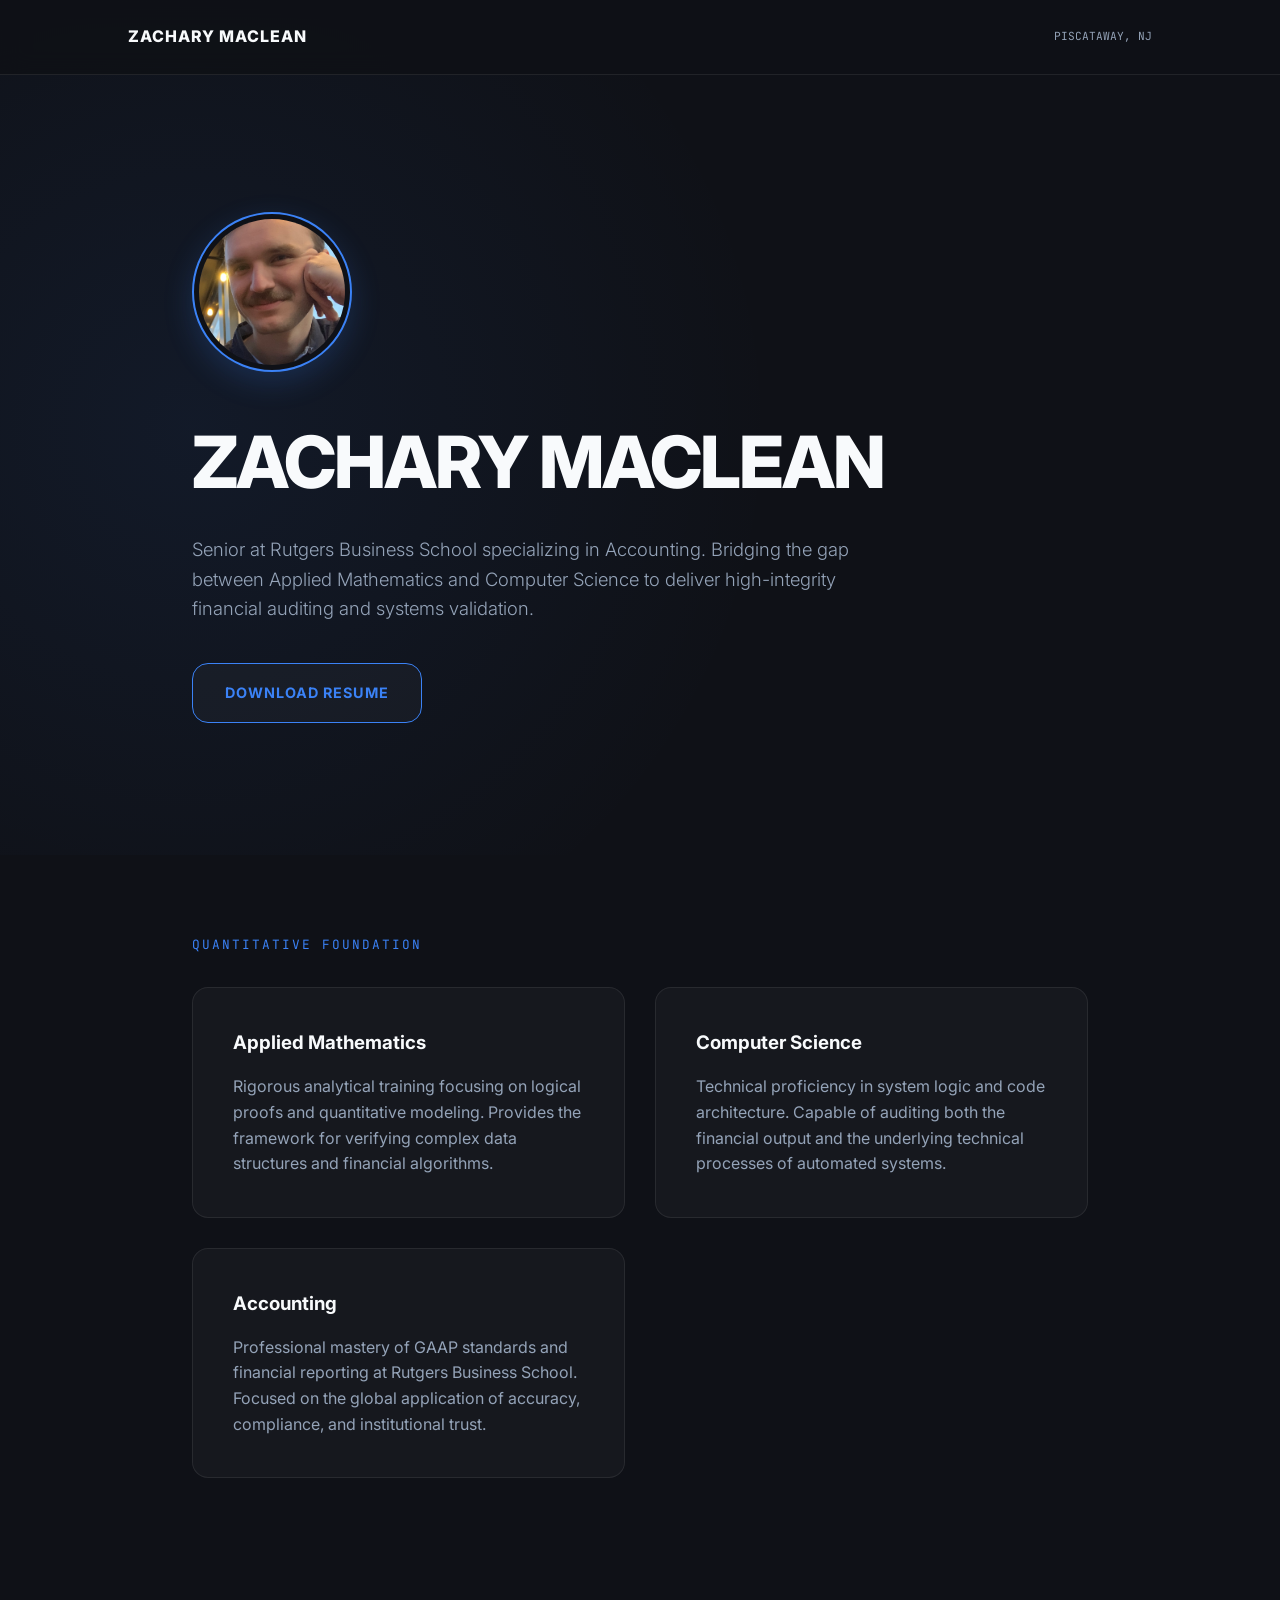
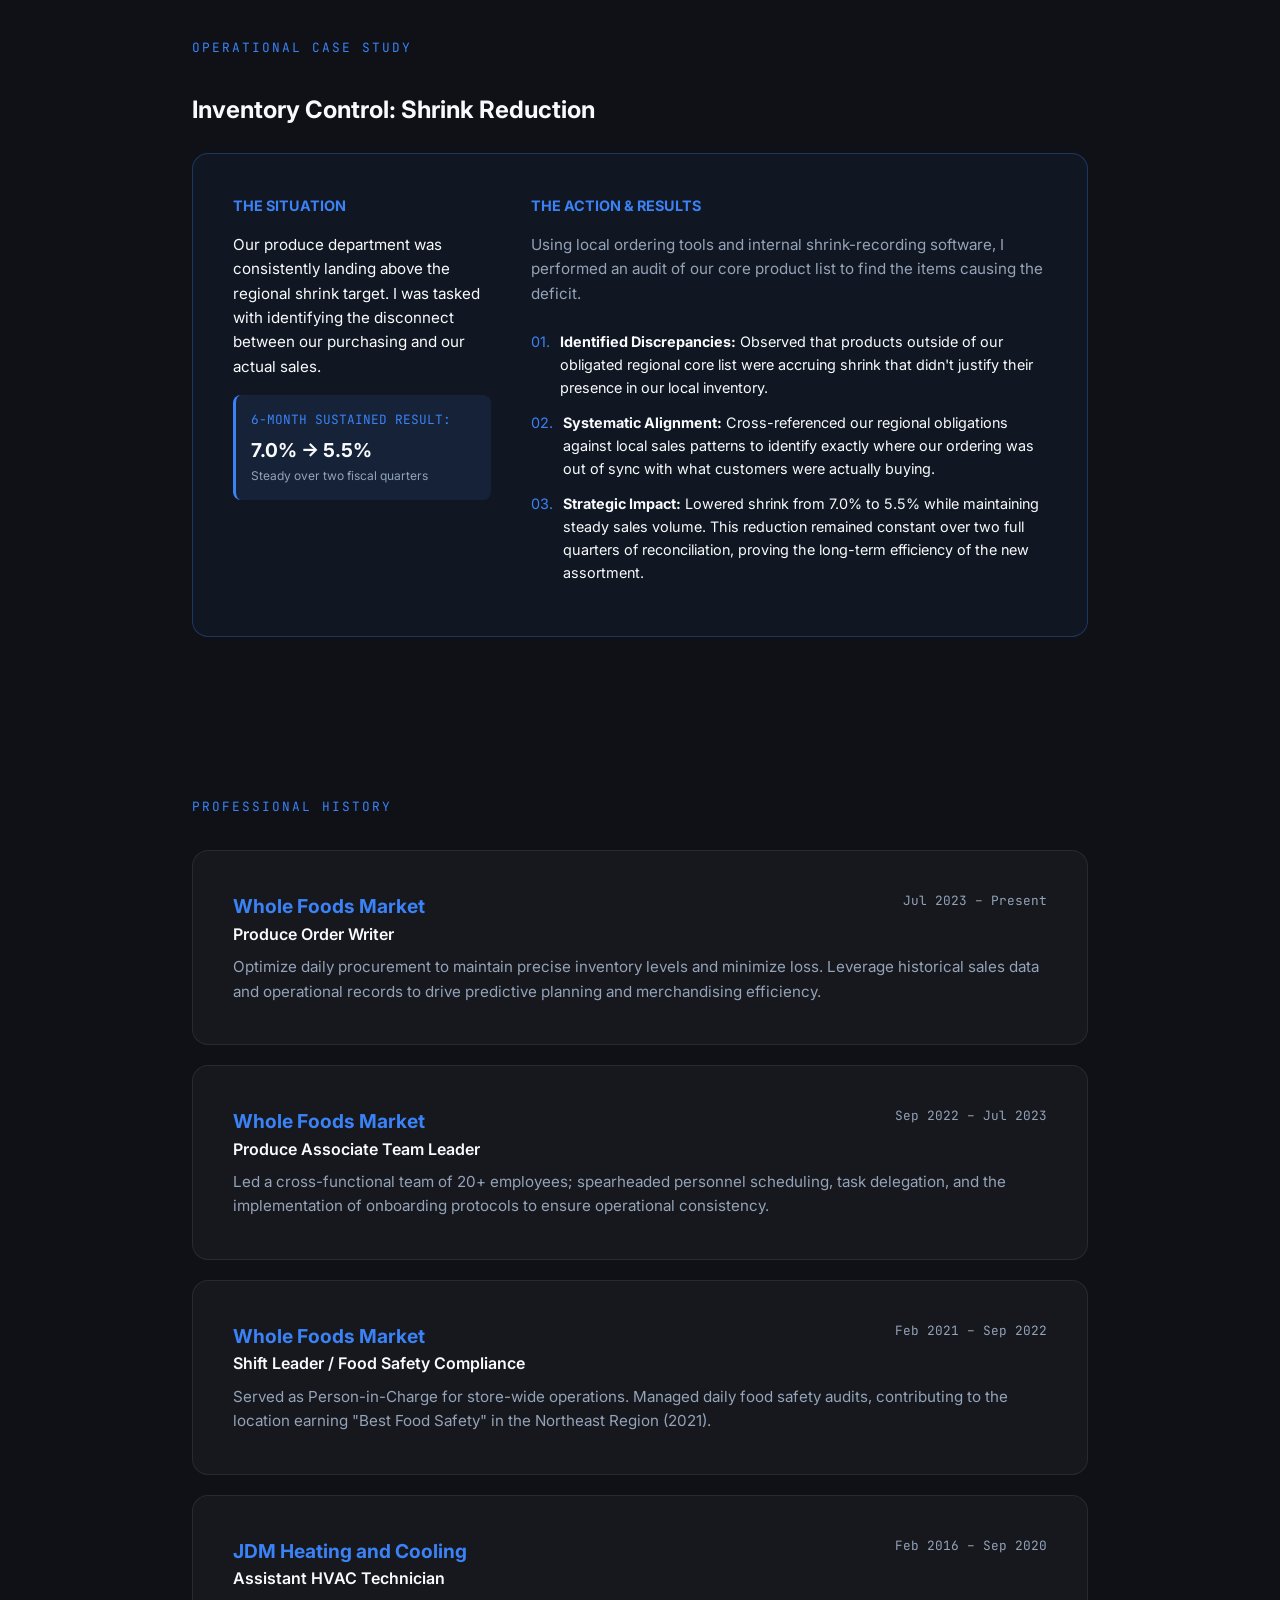
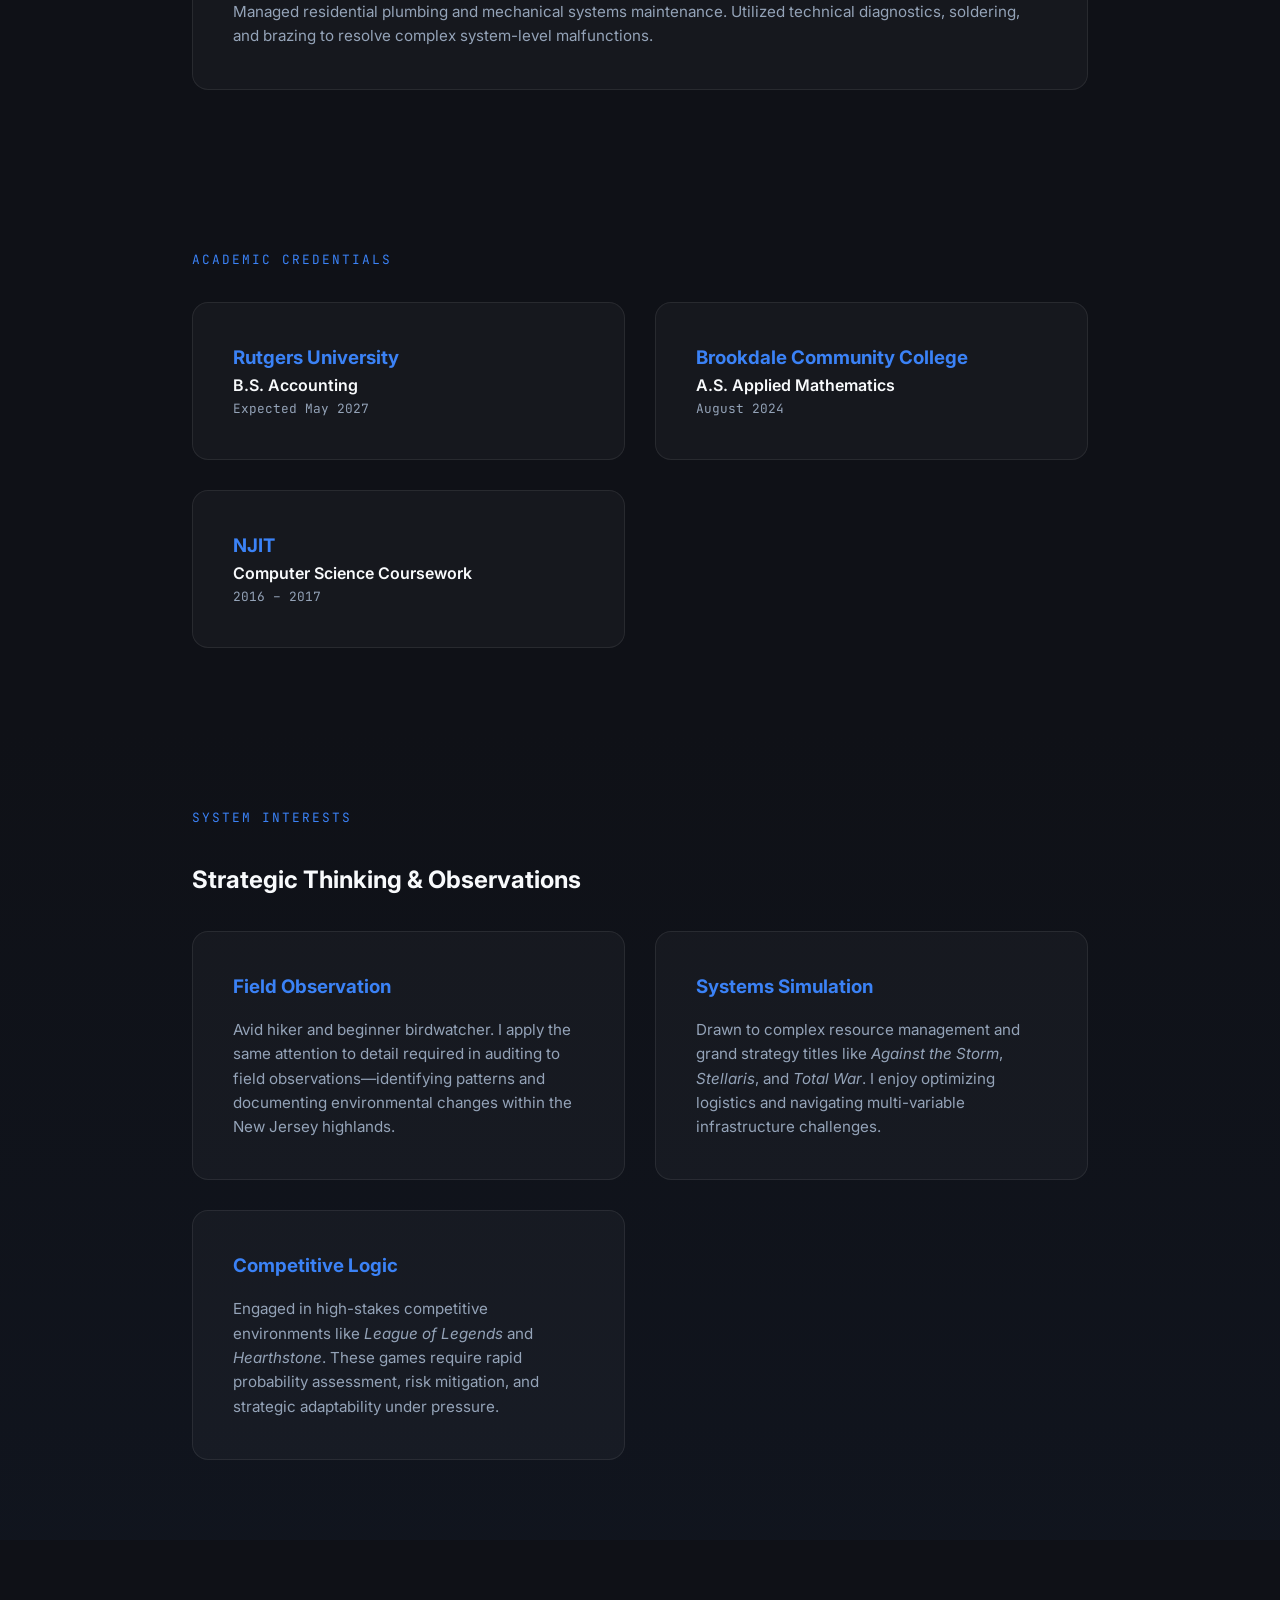
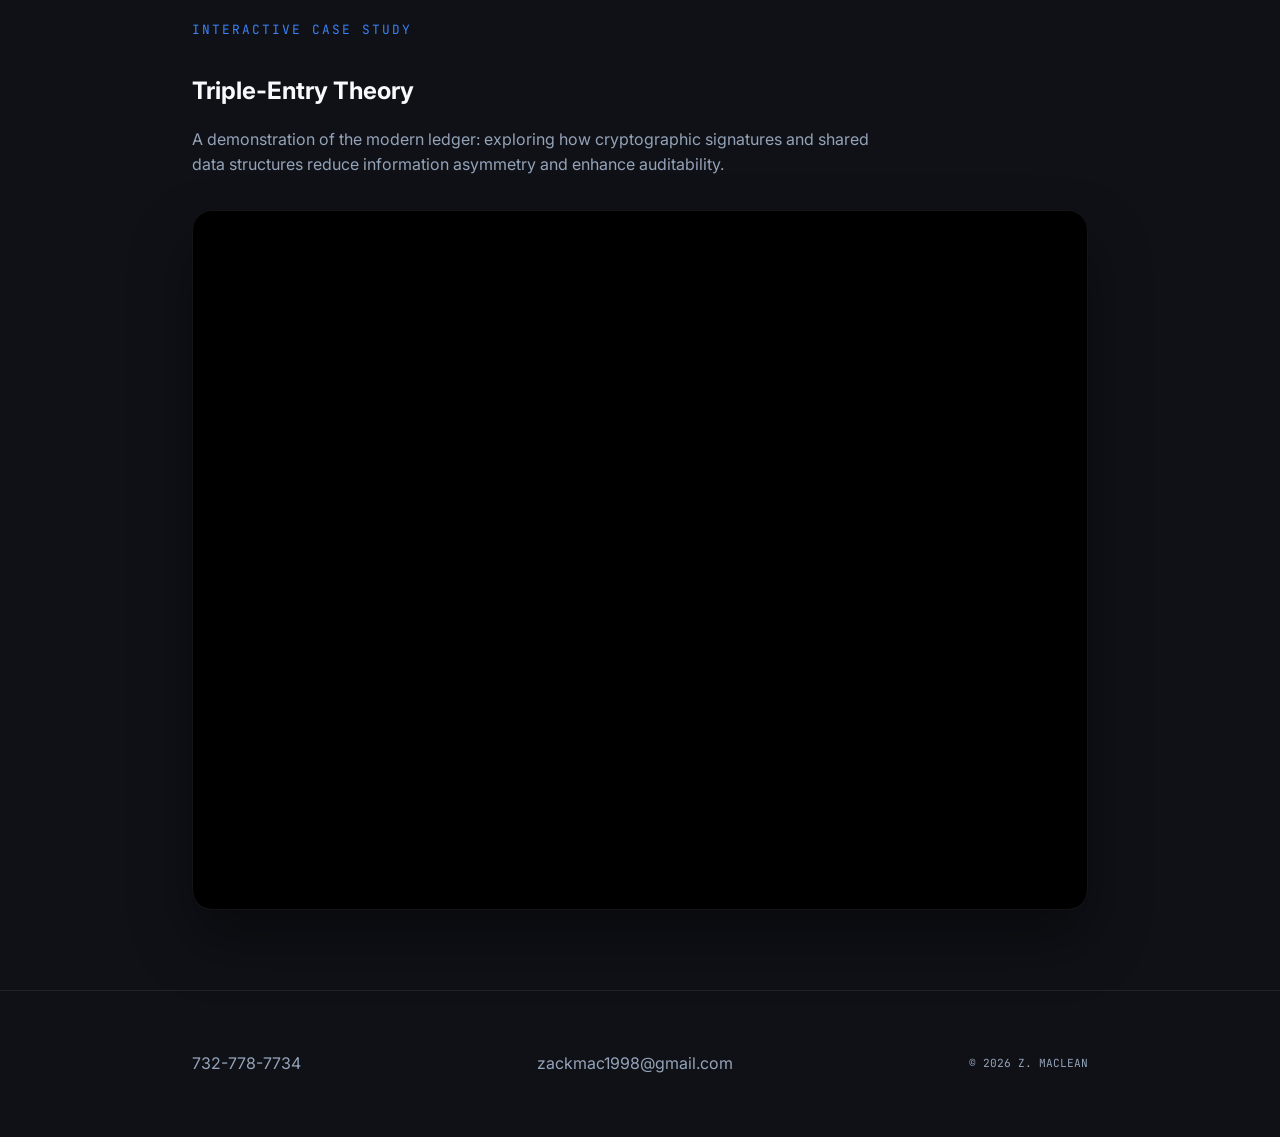
<file: index.html>
<!DOCTYPE html>
<html lang="en">
<head>
    <meta charset="UTF-8">
    <meta name="viewport" content="width=device-width, initial-scale=1.0">
    <title>Zachary MacLean | Professional Portfolio</title>
    <link href="https://fonts.googleapis.com/css2?family=Inter:wght@300;400;600;700;800&family=JetBrains+Mono:wght@400;500&display=swap" rel="stylesheet">
    <link href="https://unpkg.com/aos@2.3.1/dist/aos.css" rel="stylesheet">
    <style>
        :root {
            --slate-black: #0f1117;
            --deep-navy: #1a1d27;
            --accent-blue: #3b82f6;
            --text-main: #f8fafc;
            --text-dim: #94a3b8;
            --border: rgba(255, 255, 255, 0.08);
            --card-bg: rgba(255, 255, 255, 0.03);
        }

        * { margin: 0; padding: 0; box-sizing: border-box; scroll-behavior: smooth; }

        body {
            background-color: var(--slate-black);
            color: var(--text-main);
            font-family: 'Inter', sans-serif;
            line-height: 1.6;
        }

        nav {
            position: fixed; top: 0; width: 100%; padding: 1.5rem 10%;
            display: flex; justify-content: space-between; align-items: center;
            background: rgba(15, 17, 23, 0.9); backdrop-filter: blur(12px);
            z-index: 1000; border-bottom: 1px solid var(--border);
        }

        .nav-brand { font-weight: 800; letter-spacing: 1px; color: var(--text-main); font-size: 1rem; }

        .hero {
            min-height: 95vh; display: flex; flex-direction: column; justify-content: center;
            padding: 140px 15% 60px 15%; background: radial-gradient(circle at 15% 50%, rgba(59, 130, 246, 0.08) 0%, transparent 50%);
        }

        .profile-container {
            width: 160px; height: 160px; margin-bottom: 2rem; border-radius: 50%;
            padding: 5px; border: 2px solid var(--accent-blue); background: var(--slate-black);
            overflow: hidden; display: flex; justify-content: center; align-items: center;
            box-shadow: 0 10px 30px rgba(59, 130, 246, 0.2);
        }

        .hero h1 { font-size: clamp(2.5rem, 6vw, 4.5rem); font-weight: 800; letter-spacing: -2px; margin-bottom: 1rem; }
        .hero p { max-width: 700px; font-size: 1.15rem; color: var(--text-dim); margin-bottom: 2.5rem; font-weight: 300; }

        section { padding: 80px 15%; }
        .section-label {
            font-family: 'JetBrains Mono', monospace; color: var(--accent-blue);
            font-size: 0.8rem; text-transform: uppercase; margin-bottom: 2rem; display: block; letter-spacing: 2px;
        }

        .grid { display: grid; grid-template-columns: repeat(auto-fit, minmax(300px, 1fr)); gap: 30px; }

        .card {
            background: var(--card-bg); border: 1px solid var(--border);
            padding: 2.5rem; border-radius: 16px; transition: all 0.3s ease;
        }

        .card:hover { border-color: var(--accent-blue); transform: translateY(-4px); }

        .exp-container { display: flex; flex-direction: column; gap: 20px; }
        .exp-header { display: flex; justify-content: space-between; align-items: flex-start; margin-bottom: 0.5rem; }
        .company-name { color: var(--accent-blue); font-weight: 700; font-size: 1.2rem; }
        .job-title { font-weight: 600; color: var(--text-main); }
        .date-range { font-family: 'JetBrains Mono', monospace; font-size: 0.8rem; color: var(--text-dim); }
        .exp-detail { color: var(--text-dim); font-size: 0.95rem; margin-top: 8px; list-style-position: inside; }

        .app-window {
            width: 100%; height: 700px; background: #000;
            border-radius: 20px; border: 1px solid var(--border);
            margin-top: 2rem; overflow: hidden; box-shadow: 0 30px 60px rgba(0,0,0,0.4);
        }

        iframe { width: 100%; height: 100%; border: none; }

        #interests { background: linear-gradient(180deg, var(--slate-black) 0%, rgba(59, 130, 246, 0.03) 100%); }

        footer { padding: 60px 15%; border-top: 1px solid var(--border); color: var(--text-dim); display: flex; justify-content: space-between; align-items: center; }

        @media (max-width: 1024px) {
            .grid-case-study { grid-template-columns: 1fr !important; }
        }

        @media (max-width: 768px) {
            .hero, section, footer { padding: 60px 8%; }
            .hero h1 { font-size: 3rem; }
            .exp-header { flex-direction: column; gap: 5px; }
        }
    </style>
</head>
<body>

    <nav>
        <div class="nav-brand">ZACHARY MACLEAN</div>
        <div style="font-family: 'JetBrains Mono'; font-size: 0.7rem; color: var(--text-dim);">PISCATAWAY, NJ</div>
    </nav>

    <header class="hero">
        <div class="profile-container" data-aos="zoom-in">
            <img src="Assets/ProfilePicture.JPG" alt="Zachary MacLean" style="width: 100%; height: 100%; object-fit: cover; border-radius: 50%;">
        </div>
        <h1 data-aos="fade-up">ZACHARY MACLEAN</h1>
        <p data-aos="fade-up" data-aos-delay="100">
            Senior at Rutgers Business School specializing in Accounting. Bridging the gap between Applied Mathematics and Computer Science to deliver high-integrity financial auditing and systems validation.
        </p>
        <div data-aos="fade-up" data-aos-delay="200">
            <a href="Assets/Zachary_MacLean_Resume.pdf" download="Zachary_MacLean_Resume" style="text-decoration: none;">
                <div class="card" style="padding: 1rem 2rem; display: inline-block; border-color: var(--accent-blue); cursor: pointer;">
                    <span style="font-weight: 700; font-size: 0.9rem; color: var(--accent-blue); letter-spacing: 1px;">DOWNLOAD RESUME</span>
                </div>
            </a>
        </div>
    </header>

    <section id="expertise">
        <span class="section-label">Quantitative Foundation</span>
        <div class="grid">
            <div class="card" data-aos="fade-up">
                <h3 style="margin-bottom: 1rem;">Applied Mathematics</h3>
                <p style="color: var(--text-dim);">Rigorous analytical training focusing on logical proofs and quantitative modeling. Provides the framework for verifying complex data structures and financial algorithms.</p>
            </div>
            <div class="card" data-aos="fade-up" data-aos-delay="100">
                <h3 style="margin-bottom: 1rem;">Computer Science</h3>
                <p style="color: var(--text-dim);">Technical proficiency in system logic and code architecture. Capable of auditing both the financial output and the underlying technical processes of automated systems.</p>
            </div>
            <div class="card" data-aos="fade-up" data-aos-delay="200">
                <h3 style="margin-bottom: 1rem;">Accounting</h3>
                <p style="color: var(--text-dim);">Professional mastery of GAAP standards and financial reporting at Rutgers Business School. Focused on the global application of accuracy, compliance, and institutional trust.</p>
            </div>
        </div>
    </section>

    <section id="case-study">
        <span class="section-label">Operational Case Study</span>
        <h2 style="margin-bottom: 1.5rem;">Inventory Control: Shrink Reduction</h2>
        <div class="card" style="background: rgba(59, 130, 246, 0.05); border-color: rgba(59, 130, 246, 0.3);">
            <div class="grid grid-case-study" style="grid-template-columns: 1fr 2fr; gap: 40px; align-items: start;">
                <div>
                    <h3 style="color: var(--accent-blue); margin-bottom: 1rem; font-size: 0.9rem; text-transform: uppercase;">The Situation</h3>
                    <p style="font-size: 0.95rem; color: var(--text-main); margin-bottom: 1rem;">
                        Our produce department was consistently landing above the regional shrink target. I was tasked with identifying the disconnect between our purchasing and our actual sales.
                    </p>
                    <div style="background: rgba(59, 130, 246, 0.1); padding: 15px; border-radius: 8px; border-left: 3px solid var(--accent-blue);">
                        <p style="font-family: 'JetBrains Mono'; font-size: 0.8rem; color: var(--accent-blue); margin-bottom: 5px;">6-MONTH SUSTAINED RESULT:</p>
                        <p style="font-weight: 700; font-size: 1.2rem;">7.0% → 5.5%</p>
                        <p style="font-size: 0.75rem; color: var(--text-dim);">Steady over two fiscal quarters</p>
                    </div>
                </div>
                <div>
                    <h3 style="color: var(--accent-blue); margin-bottom: 1rem; font-size: 0.9rem; text-transform: uppercase;">The Action & Results</h3>
                    <p style="font-size: 0.95rem; margin-bottom: 1.5rem; color: var(--text-dim);">
                        Using local ordering tools and internal shrink-recording software, I performed an audit of our core product list to find the items causing the deficit.
                    </p>
                    <ul style="list-style: none; font-size: 0.9rem; color: var(--text-main);">
                        <li style="margin-bottom: 12px; display: flex; gap: 10px;">
                            <span style="color: var(--accent-blue);">01.</span>
                            <span><b>Identified Discrepancies:</b> Observed that products outside of our obligated regional core list were accruing shrink that didn't justify their presence in our local inventory.</span>
                        </li>
                        <li style="margin-bottom: 12px; display: flex; gap: 10px;">
                            <span style="color: var(--accent-blue);">02.</span>
                            <span><b>Systematic Alignment:</b> Cross-referenced our regional obligations against local sales patterns to identify exactly where our ordering was out of sync with what customers were actually buying.</span>
                        </li>
                        <li style="margin-bottom: 12px; display: flex; gap: 10px;">
                            <span style="color: var(--accent-blue);">03.</span>
                            <span><b>Strategic Impact:</b> Lowered shrink from 7.0% to 5.5% while maintaining steady sales volume. This reduction remained constant over two full quarters of reconciliation, proving the long-term efficiency of the new assortment.</span>
                        </li>
                    </ul>
                </div>
            </div>
        </div>
    </section>

    <section id="experience">
        <span class="section-label">Professional History</span>
        <div class="exp-container">
            <div class="card" data-aos="fade-up">
                <div class="exp-header">
                    <div>
                        <div class="company-name">Whole Foods Market</div>
                        <div class="job-title">Produce Order Writer</div>
                    </div>
                    <div class="date-range">Jul 2023 – Present</div>
                </div>
                <p class="exp-detail">Optimize daily procurement to maintain precise inventory levels and minimize loss. Leverage historical sales data and operational records to drive predictive planning and merchandising efficiency.</p>
            </div>

            <div class="card" data-aos="fade-up">
                <div class="exp-header">
                    <div>
                        <div class="company-name">Whole Foods Market</div>
                        <div class="job-title">Produce Associate Team Leader</div>
                    </div>
                    <div class="date-range">Sep 2022 – Jul 2023</div>
                </div>
                <p class="exp-detail">Led a cross-functional team of 20+ employees; spearheaded personnel scheduling, task delegation, and the implementation of onboarding protocols to ensure operational consistency.</p>
            </div>

            <div class="card" data-aos="fade-up">
                <div class="exp-header">
                    <div>
                        <div class="company-name">Whole Foods Market</div>
                        <div class="job-title">Shift Leader / Food Safety Compliance</div>
                    </div>
                    <div class="date-range">Feb 2021 – Sep 2022</div>
                </div>
                <p class="exp-detail">Served as Person-in-Charge for store-wide operations. Managed daily food safety audits, contributing to the location earning "Best Food Safety" in the Northeast Region (2021).</p>
            </div>

            <div class="card" data-aos="fade-up">
                <div class="exp-header">
                    <div>
                        <div class="company-name">JDM Heating and Cooling</div>
                        <div class="job-title">Assistant HVAC Technician</div>
                    </div>
                    <div class="date-range">Feb 2016 – Sep 2020</div>
                </div>
                <p class="exp-detail">Managed residential plumbing and mechanical systems maintenance. Utilized technical diagnostics, soldering, and brazing to resolve complex system-level malfunctions.</p>
            </div>
        </div>
    </section>

    <section id="academic">
        <span class="section-label">Academic Credentials</span>
        <div class="grid">
            <div class="card" data-aos="zoom-in">
                <h3 style="color: var(--accent-blue);">Rutgers University</h3>
                <p style="font-weight: 600;">B.S. Accounting</p>
                <p class="date-range">Expected May 2027</p>
            </div>
            <div class="card" data-aos="zoom-in" data-aos-delay="100">
                <h3 style="color: var(--accent-blue);">Brookdale Community College</h3>
                <p style="font-weight: 600;">A.S. Applied Mathematics</p>
                <p class="date-range">August 2024</p>
            </div>
            <div class="card" data-aos="zoom-in" data-aos-delay="200">
                <h3 style="color: var(--accent-blue);">NJIT</h3>
                <p style="font-weight: 600;">Computer Science Coursework</p>
                <p class="date-range">2016 – 2017</p>
            </div>
        </div>
    </section>

    <section id="interests">
        <span class="section-label">System Interests</span>
        <h2 style="margin-bottom: 2rem;">Strategic Thinking & Observations</h2>
        <div class="grid">
            <div class="card" data-aos="fade-up">
                <h3 style="color: var(--accent-blue); margin-bottom: 1rem;">Field Observation</h3>
                <p style="color: var(--text-dim); font-size: 0.95rem;">
                    Avid hiker and beginner birdwatcher. I apply the same attention to detail required in auditing to field observations—identifying patterns and documenting environmental changes within the New Jersey highlands.
                </p>
            </div>

            <div class="card" data-aos="fade-up" data-aos-delay="100">
                <h3 style="color: var(--accent-blue); margin-bottom: 1rem;">Systems Simulation</h3>
                <p style="color: var(--text-dim); font-size: 0.95rem;">
                    Drawn to complex resource management and grand strategy titles like <i>Against the Storm</i>, <i>Stellaris</i>, and <i>Total War</i>. I enjoy optimizing logistics and navigating multi-variable infrastructure challenges.
                </p>
            </div>

            <div class="card" data-aos="fade-up" data-aos-delay="200">
                <h3 style="color: var(--accent-blue); margin-bottom: 1rem;">Competitive Logic</h3>
                <p style="color: var(--text-dim); font-size: 0.95rem;">
                    Engaged in high-stakes competitive environments like <i>League of Legends</i> and <i>Hearthstone</i>. These games require rapid probability assessment, risk mitigation, and strategic adaptability under pressure.
                </p>
            </div>
        </div>
    </section>

    <section id="logic-visualizer">
        <span class="section-label">Interactive Case Study</span>
        <h2 style="margin-bottom: 1rem;">Triple-Entry Theory</h2>
        <p style="color: var(--text-dim); max-width: 700px; margin-bottom: 2rem;">
            A demonstration of the modern ledger: exploring how cryptographic signatures and shared data structures reduce information asymmetry and enhance auditability.
        </p>
        <div class="app-window" data-aos="fade-up">
            <iframe src="https://zm341.github.io/apps/TripleEntryApp"></iframe>
        </div>
    </section>

    <footer>
        <div>732-778-7734</div>
        <div>zackmac1998@gmail.com</div>
        <div style="font-family: 'JetBrains Mono'; font-size: 0.7rem;">&copy; 2026 Z. MACLEAN</div>
    </footer>

    <script src="https://unpkg.com/aos@2.3.1/dist/aos.js"></script>
    <script>
        AOS.init({ duration: 800, once: true });
    </script>
</body>
</html>
</file>
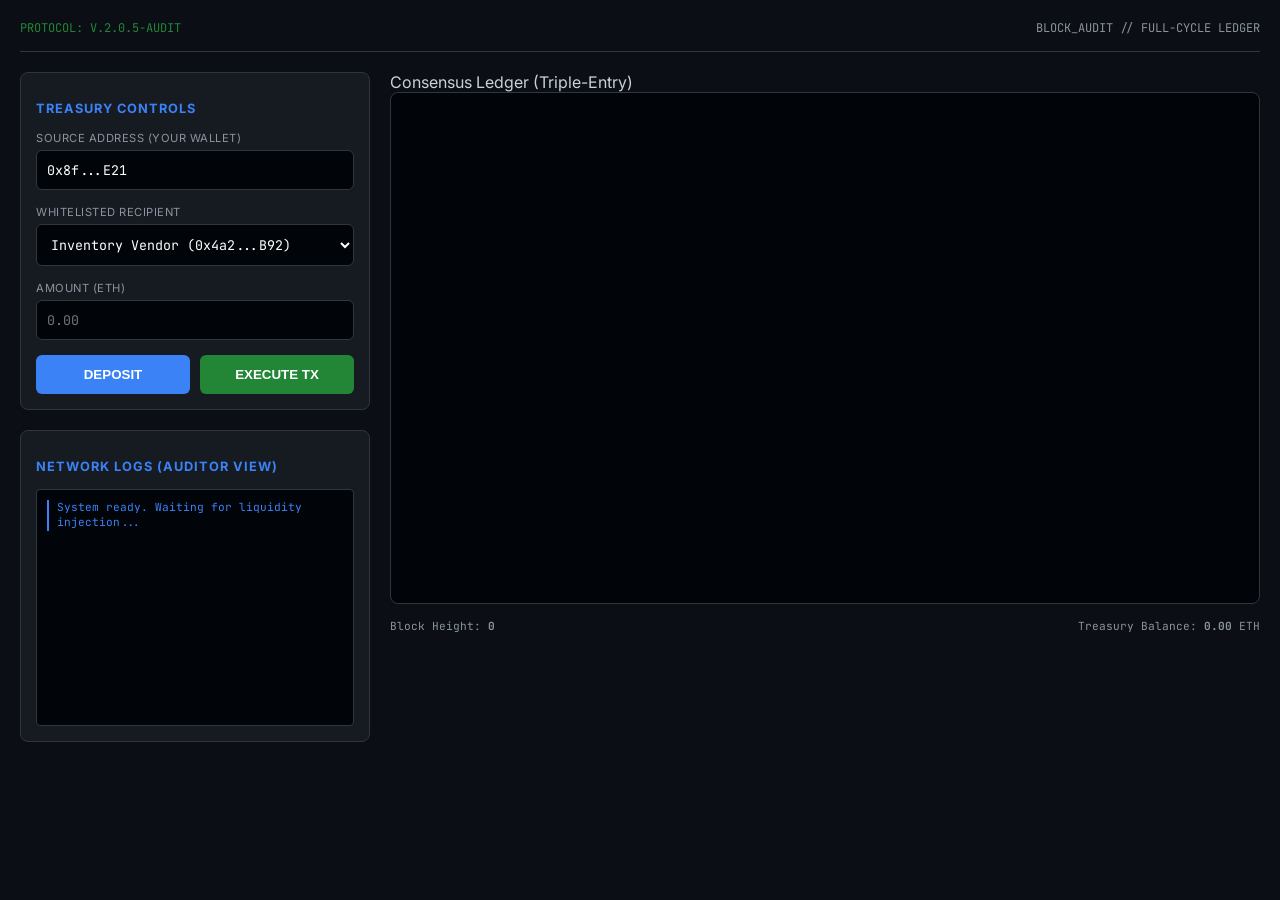
<file: apps/TripleEntryApp/index.html>
<!DOCTYPE html>
<html lang="en">
<head>
    <meta charset="UTF-8">
    <meta name="viewport" content="width=device-width, initial-scale=1.0">
    <title>Audit-Logic Visualizer</title>
    <link href="https://fonts.googleapis.com/css2?family=Inter:wght@400;600&family=JetBrains+Mono:wght@400;500&display=swap" rel="stylesheet">
    <link rel="stylesheet" href="style.css">
</head>
<body>
    <div class="app-header">
        <div class="status-indicator">PROTOCOL: V.2.0.5-AUDIT</div>
        <div class="app-title">BLOCK_AUDIT // FULL-CYCLE LEDGER</div>
    </div>

    <main class="dashboard">
        <section class="left-col">
            <div class="card input-panel">
                <h3>Treasury Controls</h3>
                <div class="input-group">
                    <label>Source Address (Your Wallet)</label>
                    <input type="text" id="payer" value="0x8f...E21" readonly>
                </div>
                <div class="input-group">
                    <label>Whitelisted Recipient</label>
                    <select id="payee" class="custom-select">
                        <option value="0x4a2...B92">Inventory Vendor (0x4a2...B92)</option>
                        <option value="0x1b9...F31">Utility Provider (0x1b9...F31)</option>
                        <option value="0x7d4...E08">Payroll Smart Contract (0x7d4...E08)</option>
                        <option value="0xEXTERNAL">External Wallet (Manual Audit Required)</option>
                    </select>
                </div>
                <div class="input-group">
                    <label>Amount (ETH)</label>
                    <input type="number" id="amount" placeholder="0.00" step="0.01">
                </div>
                <div style="display: grid; grid-template-columns: 1fr 1fr; gap: 10px;">
                    <button id="deposit-btn" style="background: var(--accent);">DEPOSIT</button>
                    <button id="record-btn">EXECUTE TX</button>
                </div>
            </div>

            <div class="card audit-logs">
                <h3>Network Logs (Auditor View)</h3>
                <div id="log-list" class="log-container">
                    <div class="log-entry info">System ready. Waiting for liquidity injection...</div>
                </div>
            </div>
        </section>

        <section class="right-col">
            <div class="ledger-box highlight">
                <div class="ledger-tag active">Consensus Ledger (Triple-Entry)</div>
                <div id="blockchain-list" class="entry-list"></div>
                <div class="ledger-stats">
                    <span>Block Height: <b id="block-height">0</b></span>
                    <span>Treasury Balance: <b id="balance-display">0.00</b> ETH</span>
                </div>
            </div>
        </section>
    </main>

    <script src="script.js"></script>
</body>
</html>
</file>
<file: apps/TripleEntryApp/style.css>
:root {
    --bg: #0b0e14;
    --card: #161b22;
    --accent: #3b82f6;
    --success: #238636;
    --error: #da3633;
    --text: #c9d1d9;
    --dim: #8b949e;
    --border: #30363d;
}

body { background: var(--bg); color: var(--text); font-family: 'Inter', sans-serif; padding: 20px; margin: 0; overflow-x: hidden; }

.app-header { display: flex; justify-content: space-between; padding-bottom: 15px; border-bottom: 1px solid var(--border); font-family: 'JetBrains Mono'; font-size: 0.75rem; color: var(--dim); }

.status-indicator { color: var(--success); }

.dashboard { display: grid; grid-template-columns: 350px 1fr; gap: 20px; margin-top: 20px; }

.card { background: var(--card); border: 1px solid var(--border); border-radius: 8px; padding: 15px; margin-bottom: 20px; }

h3 { font-size: 0.8rem; text-transform: uppercase; letter-spacing: 1px; margin-bottom: 15px; color: var(--accent); }

.input-group { margin-bottom: 15px; }

label { display: block; font-size: 0.7rem; color: var(--dim); margin-bottom: 5px; text-transform: uppercase; letter-spacing: 0.5px; }

input, .custom-select { 
    width: 100%; 
    background: #010409; 
    border: 1px solid var(--border); 
    padding: 10px; 
    color: white; 
    border-radius: 6px; 
    font-family: 'JetBrains Mono'; 
    box-sizing: border-box;
}

button { 
    width: 100%; 
    background: var(--success); 
    color: white; 
    border: none; 
    padding: 12px; 
    border-radius: 6px; 
    font-weight: 700; 
    cursor: pointer; 
    transition: opacity 0.2s;
}

button:hover { opacity: 0.8; }

.log-container { height: 215px; overflow-y: auto; font-family: 'JetBrains Mono'; font-size: 0.7rem; background: #010409; padding: 10px; border-radius: 4px; border: 1px solid var(--border); }

.log-entry { margin-bottom: 5px; border-left: 2px solid transparent; padding-left: 8px; line-height: 1.4; }
.log-entry.info { border-color: var(--accent); color: var(--accent); }
.log-entry.success { border-color: var(--success); color: var(--success); }
.log-entry.error { border-color: var(--error); color: var(--error); }

.entry-list { height: 480px; overflow-y: auto; background: #010409; border: 1px solid var(--border); border-radius: 8px; padding: 15px; }

.ledger-stats { margin-top: 15px; display: flex; justify-content: space-between; font-size: 0.7rem; color: var(--dim); font-family: 'JetBrains Mono'; }

.block-card { 
    background: var(--card); 
    border: 1px solid var(--border); 
    padding: 12px; 
    margin-bottom: 12px; 
    border-radius: 6px; 
    animation: slideIn 0.4s ease forwards;
}

@keyframes slideIn { from { opacity: 0; transform: translateX(20px); } to { opacity: 1; transform: translateX(0); } }

::-webkit-scrollbar { width: 5px; }
::-webkit-scrollbar-track { background: transparent; }
::-webkit-scrollbar-thumb { background: var(--border); border-radius: 10px; }
</file>
